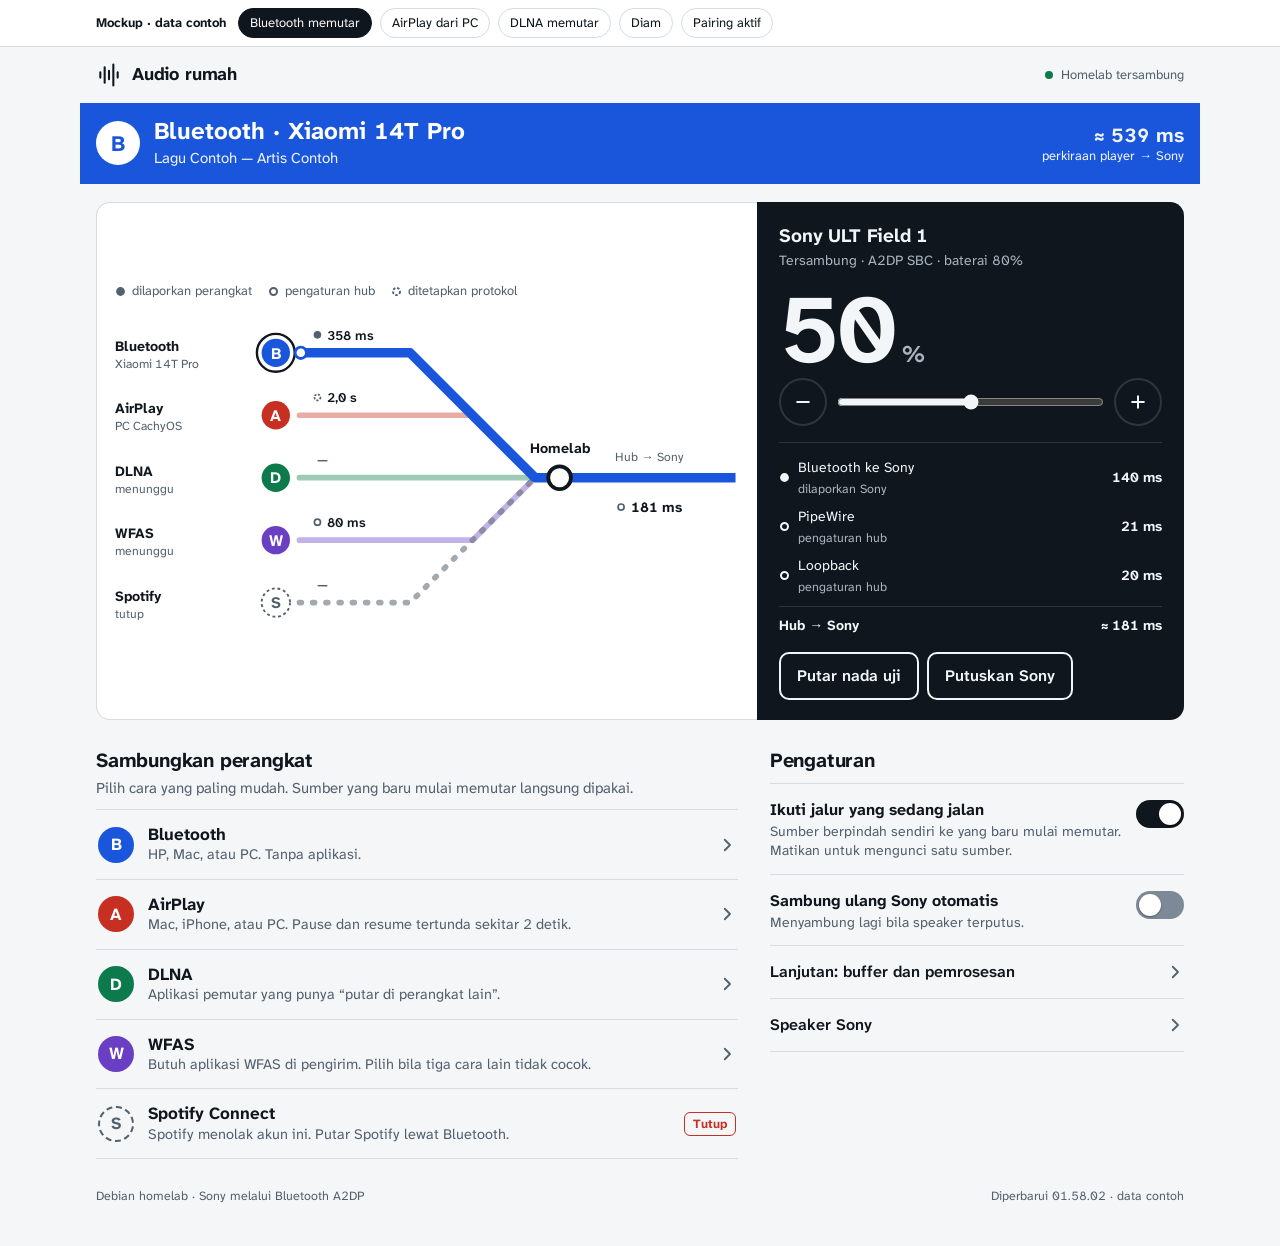
<file: docs/design/mockup.html>
<!doctype html>
<html lang="id">
<head>
<meta charset="utf-8">
<meta name="viewport" content="width=device-width, initial-scale=1">
<title>Audio rumah · Mockup peta jalur</title>
<link rel="icon" href="data:,">
<link rel="preconnect" href="https://fonts.googleapis.com">
<link rel="preconnect" href="https://fonts.gstatic.com" crossorigin>
<link rel="stylesheet" href="https://fonts.googleapis.com/css2?family=Atkinson+Hyperlegible+Next:wght@400;600;700&display=swap">
<style>
/* off-state track for switches: 3:1 against the ground */
:root{
  color-scheme:light dark;
  --off:#7d8996;
  --ground:#f4f6f8; --panel:#ffffff; --ink:#10161d; --muted:#53606d; --rule:#d5dce3;
  --bt:#1a56db; --ap:#c62f21; --dl:#0d7a4b; --wf:#6a3fc4; --sp:#66717e; --idle:#2b343d;
  --on-line:#ffffff; --term:#10161d; --term-ink:#f3f6f9; --term-muted:#a9b4bf; --term-rule:#2c3640;
  --focus:#1a56db; --radius:14px;
  --ease:cubic-bezier(.2,.7,.2,1);
}
@media (prefers-color-scheme:dark){
  :root{
    --ground:#0d1116; --panel:#151b22; --ink:#eaf0f6; --muted:#9aa6b3; --rule:#2a333d;
    --bt:#7aa5ff; --ap:#ff8b7c; --dl:#4fdba4; --wf:#b39dff; --sp:#98a4b1; --idle:#252d36;
    --on-line:#0b0f14; --term:#e9eef3; --term-ink:#10161d; --term-muted:#4a5663; --term-rule:#c3ccd5;
    --focus:#9bbcff; --off:#6b7885;
  }
}
*{box-sizing:border-box}
html{-webkit-text-size-adjust:100%}
body{margin:0;background:var(--ground);color:var(--ink);font:16px/1.5 "Atkinson Hyperlegible Next","Segoe UI","Helvetica Neue",Arial,sans-serif;font-variant-numeric:tabular-nums;scrollbar-color:var(--rule) transparent}
::selection{background:var(--ink);color:var(--ground)}
:focus-visible{outline:3px solid var(--focus);outline-offset:3px;border-radius:6px}
button,input,select{font:inherit;color:inherit}
button{cursor:pointer}
.wrap{max-width:1120px;margin:0 auto;padding:0 16px}
.sr{position:absolute;width:1px;height:1px;overflow:hidden;clip:rect(0 0 0 0);white-space:nowrap}

/* toolbar of the mockup itself: not part of the design */
.mockbar{background:var(--panel);border-bottom:1px solid var(--rule);font-size:13px}
.mockbar .wrap{display:flex;flex-wrap:wrap;gap:6px 8px;align-items:center;padding-top:8px;padding-bottom:8px}
.mockbar b{margin-right:4px}
.mockbar button{border:1px solid var(--rule);background:transparent;border-radius:999px;padding:4px 11px;font-size:13px}
.mockbar button[aria-pressed=true]{background:var(--ink);color:var(--ground);border-color:var(--ink)}

header.top{display:flex;align-items:center;justify-content:space-between;height:56px}
.brand{display:flex;align-items:center;gap:10px;font-weight:700;font-size:18px;letter-spacing:-.01em}
.brand svg{width:26px;height:26px;stroke:currentColor;stroke-width:2.4;stroke-linecap:round;fill:none}
.hubstate{display:flex;align-items:center;gap:8px;font-size:13px;color:var(--muted)}
.hubstate i{width:8px;height:8px;border-radius:50%;background:var(--dl);display:block}

/* sign band: the status, always on top */
.band{position:sticky;top:0;z-index:5;margin:0 -16px;padding:14px 16px;background:var(--band,var(--idle));color:var(--on-band,#fff);transition:background .5s var(--ease)}
.band .row{display:flex;gap:14px;align-items:center;max-width:1088px;margin:0 auto}
.roundel{flex:none;width:44px;height:44px;border-radius:50%;display:grid;place-items:center;font-weight:700;font-size:22px;background:var(--on-band,#fff);color:var(--band,var(--idle))}
.band .msg{min-width:0;flex:1}
.band h1{margin:0;font-size:clamp(19px,4.6vw,24px);line-height:1.2;font-weight:700;overflow-wrap:anywhere}
.band p{margin:2px 0 0;font-size:15px;opacity:.94;overflow-wrap:anywhere}
.band .meta{flex:none;text-align:right;font-size:13px;line-height:1.3;opacity:.94}
.band .meta strong{display:block;font-size:20px;font-weight:700}
.band .mtot{display:none;font-size:14px;font-weight:600}
@media(max-width:560px){.band .meta{display:none}.band .mtot{display:block}}
.band .count{font-weight:700;font-size:20px}
.bar{height:6px;border-radius:3px;background:color-mix(in srgb,var(--on-band,#fff) 28%,transparent);margin-top:8px;overflow:hidden}
.bar i{display:block;height:100%;width:100%;background:var(--on-band,#fff);transform-origin:left;transition:transform .5s linear}

main{padding-top:18px;padding-bottom:40px;display:grid;gap:28px}
.stage{display:grid;gap:0}
@media(min-width:900px){.stage{grid-template-columns:minmax(0,1.55fr) minmax(300px,1fr);align-items:stretch}}
h2{margin:0 0 4px;font-size:20px;letter-spacing:-.01em;line-height:1.25;text-wrap:balance}

.map{background:var(--panel);border:1px solid var(--rule);border-bottom:0;border-radius:var(--radius) var(--radius) 0 0;padding:14px 16px 0;min-width:0;display:flex;flex-direction:column}
@media(min-width:900px){.map{border:1px solid var(--rule);border-right:0;border-radius:var(--radius) 0 0 var(--radius);padding:18px 18px 18px;justify-content:center}}
.map svg{display:block;width:100%;height:auto;overflow:visible}
.map text{font-family:inherit}
.legend{display:flex;flex-wrap:wrap;gap:4px 16px;margin:0 0 14px;font-size:13px;color:var(--muted)}
.legend span{display:inline-flex;align-items:center;gap:6px}
.legend svg{width:11px;height:11px}
.line{transition:opacity .5s var(--ease),stroke-width .5s var(--ease)}
.trunk{transition:stroke .5s var(--ease)}

/* terminus: the speaker, with volume as the monumental number */
.terminus{background:var(--term);color:var(--term-ink);border-radius:0 0 var(--radius) var(--radius);padding:20px 18px 18px}
@media(min-width:900px){.terminus{border-radius:0 var(--radius) var(--radius) 0;padding:22px 22px 20px}}
.terminus h2{font-size:19px;margin:0}
.terminus .sub{margin:2px 0 0;color:var(--term-muted);font-size:14px}
.vol{display:flex;align-items:baseline;gap:6px;margin:14px 0 2px}
.vol output{font-size:clamp(64px,17vw,96px);font-weight:700;line-height:.95;letter-spacing:-.03em}
.vol span{font-size:24px;font-weight:600;color:var(--term-muted)}
.volrow{display:flex;align-items:center;gap:10px}
.volrow input[type=range]{flex:1;accent-color:var(--term-ink);height:44px;margin:0;min-width:0}
.step{flex:none;width:48px;height:48px;border-radius:50%;border:2px solid var(--term-rule);background:transparent;display:grid;place-items:center}
.step svg{width:20px;height:20px;stroke:currentColor;stroke-width:2.4;stroke-linecap:round;fill:none}
.step:hover{border-color:var(--term-ink)}
.hops{list-style:none;margin:16px 0 0;padding:14px 0 0;border-top:1px solid var(--term-rule);display:grid;gap:7px;font-size:14px}
.hops li{display:flex;align-items:center;gap:8px}
.hops svg{width:11px;height:11px;flex:none}
.hops .n{margin-left:auto;font-weight:700}
.hops .note{color:var(--term-muted);font-size:12.5px}
.hops .total{border-top:1px solid var(--term-rule);padding-top:8px;margin-top:2px;font-weight:700}
.acts{display:flex;flex-wrap:wrap;gap:8px;margin-top:16px}
.btn{border:2px solid var(--ink);background:var(--ink);color:var(--ground);border-radius:10px;padding:10px 16px;font-weight:600;min-height:44px}
.btn:hover{filter:brightness(1.15)}
.btn.ghost{background:transparent;color:inherit}
.terminus .btn{border-color:var(--term-ink);background:transparent;color:var(--term-ink)}
.terminus .btn:hover{background:var(--term-ink);color:var(--term)}

/* below: how to board, and settings */
.below{display:grid;gap:28px}
@media(min-width:900px){.below{grid-template-columns:minmax(0,1.55fr) minmax(300px,1fr);gap:32px}}
.board{list-style:none;margin:10px 0 0;padding:0;border-top:1px solid var(--rule)}
.board>li{border-bottom:1px solid var(--rule)}
.board summary,.board .closed{display:flex;align-items:center;gap:14px;padding:14px 2px;min-height:64px;list-style:none;cursor:pointer}
.board summary::-webkit-details-marker{display:none}
.board .closed{cursor:default}
.badge{flex:none;width:36px;height:36px;border-radius:50%;display:grid;place-items:center;font-weight:700;font-size:17px;background:var(--c);color:var(--on-line)}
.badge.off{background:transparent;color:var(--muted);border:2px dashed var(--muted)}
.board .t{min-width:0;flex:1}
.board .t strong{display:block;font-size:17px;line-height:1.25}
.board .t span{display:block;color:var(--muted);font-size:14.5px;line-height:1.35}
.tag{flex:none;font-size:12.5px;font-weight:700;border-radius:6px;padding:2px 8px;border:1.5px solid currentColor}
.tag.shut{color:var(--ap)}
.chev{flex:none;width:18px;height:18px;stroke:var(--muted);stroke-width:2.4;fill:none;stroke-linecap:round;stroke-linejoin:round;transition:transform .3s var(--ease)}
details[open]>summary .chev{transform:rotate(90deg)}
.how{padding:0 2px 18px 52px;max-width:62ch}
.how ol{margin:0 0 12px;padding-left:20px;display:grid;gap:4px}
.how p{margin:0 0 10px;color:var(--muted);font-size:14.5px}
.field{display:flex;gap:8px;max-width:360px}
.field input[type=text]{flex:1;min-width:0;border:2px solid var(--rule);border-radius:10px;padding:9px 12px;background:var(--panel);min-height:44px}

.set{display:grid;gap:0;margin-top:10px;border-top:1px solid var(--rule)}
.set label.row{display:flex;align-items:flex-start;justify-content:space-between;gap:14px;padding:14px 0;border-bottom:1px solid var(--rule)}
.set .tx strong{display:block;font-size:16px}
.set .tx span{display:block;color:var(--muted);font-size:14px;line-height:1.35}
.switch{flex:none;appearance:none;width:48px;height:28px;border-radius:14px;background:var(--off,#7d8996);position:relative;margin:2px 0 0;transition:background .3s var(--ease);cursor:pointer}
.switch::after{content:"";position:absolute;top:3px;left:3px;width:22px;height:22px;border-radius:50%;background:var(--panel);box-shadow:0 1px 2px rgba(0,0,0,.35);transition:transform .3s var(--ease)}
.switch:checked{background:var(--ink)}
.switch:checked::after{transform:translateX(20px)}
details.adv{border-bottom:1px solid var(--rule)}
details.adv summary{padding:14px 0;cursor:pointer;display:flex;align-items:center;justify-content:space-between;gap:12px;list-style:none;font-weight:600;min-height:52px}
details.adv summary::-webkit-details-marker{display:none}
details.adv[open] .chev{transform:rotate(90deg)}
.adv .in{padding:0 0 16px;display:grid;gap:12px;color:var(--muted);font-size:14.5px}
.adv input[type=range]{width:100%;accent-color:var(--ink)}
.adv select{width:100%;border:2px solid var(--rule);border-radius:10px;padding:9px 12px;background:var(--panel);min-height:44px}
footer{color:var(--muted);font-size:12.5px;display:flex;justify-content:space-between;gap:12px;flex-wrap:wrap}
@media(prefers-reduced-motion:reduce){*{transition:none!important;animation:none!important}}
</style>
</head>
<body>
<!--
THESIS: Status first, as a transit line map: every way in is a coloured line with its own letter roundel, all meeting at one interchange (Homelab) and ending at one terminus (Sony). Refuses the card-grid dashboard with a settings wall.
OWN-WORLD: KRL/MRT line diagram and station signage. White paper ground, flat saturated line colours, 45-degree funnels, letter roundels, one black terminus panel, black/white sign buttons. Closed routes stay drawn, dashed, marked "Tutup".
STORY: In a second you know what plays, over which line, with what hop times and where each number comes from. Volume is the monumental number. How to board lives below, settings lower still.
FIRST VIEWPORT: Sticky sign band in the active line colour; below it the map (vertical on phone, horizontal on desktop) feeding the black Sony terminus whose volume numeral and slider sit inside the first screen.
FORM: Transit line map, assigned candidate 3 of 7 (seed bef89c0d); airport-sign raise: monumental numeral and closed routes kept visible.
FINISH: unreviewed and undocumented is unfinished; this build ends with the finish review, the verdict, DESIGN.md, and every shipping raster carrying its provenance
-->

<div class="mockbar"><div class="wrap" role="group" aria-label="Contoh keadaan">
  <b>Mockup · data contoh</b>
  <button type="button" data-scene="bluetooth" aria-pressed="true">Bluetooth memutar</button>
  <button type="button" data-scene="airplay" aria-pressed="false">AirPlay dari PC</button>
  <button type="button" data-scene="dlna" aria-pressed="false">DLNA memutar</button>
  <button type="button" data-scene="idle" aria-pressed="false">Diam</button>
  <button type="button" data-scene="pairing" aria-pressed="false">Pairing aktif</button>
</div></div>

<div class="wrap">
  <header class="top">
    <div class="brand"><svg viewBox="0 0 30 30" aria-hidden="true"><path d="M5 12v6m5-12v18m5-14v10m5-17v24m5-15v6"/></svg>Audio rumah</div>
    <div class="hubstate"><i></i>Homelab tersambung</div>
  </header>

  <div class="band" id="band" role="status" aria-live="polite"></div>

  <main>
    <section class="stage" aria-labelledby="peta">
      <div class="map">
        <h2 id="peta" class="sr">Peta jalur audio</h2>
        <div class="legend" aria-label="Arti tanda angka">
          <span><svg viewBox="0 0 10 10" aria-hidden="true"><circle cx="5" cy="5" r="4" fill="currentColor"/></svg>dilaporkan perangkat</span>
          <span><svg viewBox="0 0 10 10" aria-hidden="true"><circle cx="5" cy="5" r="3.2" fill="none" stroke="currentColor" stroke-width="1.8"/></svg>pengaturan hub</span>
          <span><svg viewBox="0 0 10 10" aria-hidden="true"><circle cx="5" cy="5" r="3.2" fill="none" stroke="currentColor" stroke-width="1.8" stroke-dasharray="2.2 1.6"/></svg>ditetapkan protokol</span>
        </div>
        <div id="mapbox"></div>
      </div>
      <aside class="terminus" aria-labelledby="sony">
        <h2 id="sony">Sony ULT Field 1</h2>
        <p class="sub">Tersambung · A2DP SBC · baterai 80%</p>
        <div class="vol"><output id="volnum" for="vol" aria-live="off">50</output><span>%</span></div>
        <div class="volrow">
          <button class="step" type="button" id="down" aria-label="Kurangi volume"><svg viewBox="0 0 24 24" aria-hidden="true"><path d="M5 12h14"/></svg></button>
          <input id="vol" type="range" min="0" max="100" value="50" aria-label="Volume speaker">
          <button class="step" type="button" id="up" aria-label="Tambah volume"><svg viewBox="0 0 24 24" aria-hidden="true"><path d="M5 12h14M12 5v14"/></svg></button>
        </div>
        <ul class="hops" id="hops"></ul>
        <div class="acts"><button class="btn" type="button">Putar nada uji</button><button class="btn" type="button">Putuskan Sony</button></div>
      </aside>
    </section>

    <div class="below">
      <section aria-labelledby="naik">
        <h2 id="naik">Sambungkan perangkat</h2>
        <p style="margin:0;color:var(--muted);font-size:15px">Pilih cara yang paling mudah. Sumber yang baru mulai memutar langsung dipakai.</p>
        <ul class="board" id="board"></ul>
      </section>

      <section aria-labelledby="atur">
        <h2 id="atur">Pengaturan</h2>
        <div class="set">
          <label class="row"><span class="tx"><strong>Ikuti jalur yang sedang jalan</strong><span>Sumber berpindah sendiri ke yang baru mulai memutar. Matikan untuk mengunci satu sumber.</span></span><input class="switch" type="checkbox" checked role="switch"></label>
          <label class="row"><span class="tx"><strong>Sambung ulang Sony otomatis</strong><span>Menyambung lagi bila speaker terputus.</span></span><input class="switch" type="checkbox" role="switch"></label>
          <details class="adv"><summary>Lanjutan: buffer dan pemrosesan<svg class="chev" viewBox="0 0 24 24" aria-hidden="true"><path d="M9 5l7 7-7 7"/></svg></summary>
            <div class="in">
              <label>Buffer jaringan WFAS: <strong id="bufv" style="color:var(--ink)">80 ms</strong><input id="buf" type="range" min="20" max="250" step="10" value="80"></label>
              <label>Blok pemrosesan audio<select><option>256 sampel · 5,3 ms</option><option>512 sampel · 10,7 ms</option><option selected>1024 sampel · 21,3 ms</option><option>2048 sampel · 42,7 ms</option></select></label>
              <p style="margin:0">Blok kecil menghemat puluhan milidetik tetapi lebih mudah putus-putus.</p>
            </div>
          </details>
          <details class="adv"><summary>Speaker Sony<svg class="chev" viewBox="0 0 24 24" aria-hidden="true"><path d="M9 5l7 7-7 7"/></svg></summary>
            <div class="in"><p style="margin:0">Pairing ulang diperlukan hanya bila Sony tidak mau tersambung. Nyalakan mode pairing di speaker lebih dulu.</p><div><button class="btn ghost" type="button">Pairing ulang Sony</button></div></div>
          </details>
        </div>
      </section>
    </div>

    <footer><span>Debian homelab · Sony melalui Bluetooth A2DP</span><span>Diperbarui 01.58.02 · data contoh</span></footer>
  </main>
</div>

<script>
const LINES=[
  {id:'bluetooth',name:'Bluetooth',badge:'B',v:'--bt'},
  {id:'airplay',name:'AirPlay',badge:'A',v:'--ap'},
  {id:'dlna',name:'DLNA',badge:'D',v:'--dl'},
  {id:'wfas',name:'WFAS',badge:'W',v:'--wf'},
  {id:'spotify',name:'Spotify',badge:'S',v:'--sp',closed:true}
];
const INPUT={bluetooth:{ms:358,kind:'reported'},airplay:{ms:2000,kind:'protocol'},dlna:{ms:null},wfas:{ms:80,kind:'setting'},spotify:{ms:null}};
const HOPS=[['Bluetooth ke Sony',140,'reported','dilaporkan Sony'],['PipeWire',21,'setting','pengaturan hub'],['Loopback',20,'setting','pengaturan hub']];
const OUTMS=HOPS.reduce((a,h)=>a+h[1],0);
const SCENES={
  bluetooth:{active:'bluetooth',devices:{bluetooth:'Xiaomi 14T Pro',airplay:'PC CachyOS'},track:{title:'Lagu Contoh',artist:'Artis Contoh',album:'Album Contoh'},volume:50},
  airplay:{active:'airplay',devices:{airplay:'PC CachyOS'},track:null,volume:50},
  dlna:{active:'dlna',devices:{dlna:'Pemutar DLNA'},track:{title:'Episode Contoh',artist:'Podcast Contoh'},volume:35},
  idle:{active:null,devices:{bluetooth:'Xiaomi 14T Pro'},track:null,volume:50},
  pairing:{active:null,pairing:102,devices:{},track:null,volume:50}
};
let scene='bluetooth';
const $=id=>document.getElementById(id);
const fmt=ms=>ms==null?'tidak diketahui':ms>=1000?(ms/1000).toFixed(1).replace('.',',')+' s':ms+' ms';
const mono=(s,n)=>s.length>n?s.slice(0,n-1)+'…':s;
const glyph=(kind,x,y,c)=>{
  const a=`cx="${x}" cy="${y}" r="`;
  if(kind==='reported')return `<circle ${a}4" fill="${c}"/>`;
  if(kind==='setting')return `<circle ${a}3.2" fill="none" stroke="${c}" stroke-width="1.8"/>`;
  return `<circle ${a}3.2" fill="none" stroke="${c}" stroke-width="1.8" stroke-dasharray="2.2 1.6"/>`;
};
function mapSvg(S,vertical){
  const act=S.active,ink='var(--ink)',muted='var(--muted)';
  const activeLine=LINES.find(l=>l.id===act);
  const order=LINES.filter(l=>l.id!==act).concat(activeLine?[activeLine]:[]);
  const col=l=>`var(${l.v})`;
  const lineW=l=>l.id===act?10:6;
  const op=l=>l.id===act?1:(l.closed?.6:.4);
  const dash=l=>l.closed?' stroke-dasharray="2 12"':'';
  const stat=l=>S.devices[l.id]?mono(S.devices[l.id],vertical?11:24):(l.closed?'tutup':'menunggu');
  const roundel=(l,x,y)=>{
    const ring=l.id===act?`<circle cx="${x}" cy="${y}" r="20" fill="none" stroke="${ink}" stroke-width="2.5"/>`:'';
    const fill=l.closed?'var(--panel)':col(l);
    const edge=l.closed?` stroke="${muted}" stroke-width="2" stroke-dasharray="3 3"`:'';
    return `${ring}<circle cx="${x}" cy="${y}" r="15" fill="${fill}"${edge}/><text x="${x}" y="${y+6}" text-anchor="middle" font-size="17" font-weight="700" fill="${l.closed?muted:'var(--on-line)'}">${l.badge}</text>`;
  };
  const lat=(l,x,y,anchor)=>{
    const i=INPUT[l.id],t=i.ms==null?'—':fmt(i.ms),w=t.length*7.4;
    if(i.ms==null)return `<text x="${x}" y="${y}" text-anchor="${anchor}" font-size="14" font-weight="600" fill="${muted}">${t}</text>`;
    const gx=anchor==='middle'?x-w/2-8:x,tx=anchor==='middle'?x+6:x+10;
    return `${glyph(i.kind,gx,y-5,muted)}<text x="${tx}" y="${y}" text-anchor="${anchor==='middle'?'middle':'start'}" font-size="14" font-weight="600" fill="${ink}">${t}</text>`;
  };
  const hub=(x,y)=>`<circle cx="${x}" cy="${y}" r="12" fill="var(--panel)" stroke="${ink}" stroke-width="4"/>`;
  const trunkStroke=activeLine?`var(${activeLine.v})`:'var(--rule)';
  let out='',W,H,train='';
  if(vertical){
    W=358;H=340;const xs=[36,107.5,179,250.5,322],hx=179,hubY=272;
    LINES.forEach((l,i)=>{const dx=Math.abs(xs[i]-hx);l._d=`M${xs[i]},93 V${hubY-dx} L${hx},${hubY}`;});
    order.forEach(l=>{out+=`<path class="line" d="${l._d}" fill="none" stroke="${col(l)}" stroke-width="${lineW(l)}" stroke-linecap="round" stroke-linejoin="round" opacity="${op(l)}"${dash(l)}/>`;});
    out+=`<path class="trunk" d="M${hx},${hubY} V${H}" fill="none" stroke="${trunkStroke}" stroke-width="10"/>`;
    LINES.forEach((l,i)=>{
      const x=xs[i];
      out+=`<text x="${x}" y="15" text-anchor="middle" font-size="13" font-weight="700" fill="${ink}">${l.name}</text>`;
      out+=`<text x="${x}" y="31" text-anchor="middle" font-size="11.5" fill="${muted}">${stat(l)}</text>`;
      out+=lat(l,x,52,'middle')+roundel(l,x,76);
    });
    out+=hub(hx,hubY);
    out+=`<text x="${hx+20}" y="${hubY-4}" font-size="14" font-weight="700" fill="${ink}">Homelab</text>`;
    out+=`<text x="${hx+20}" y="${hubY+32}" font-size="12.5" fill="${muted}">Hub → Sony</text>`;
    out+=glyph('setting',hx+25,hubY+50,muted)+`<text x="${hx+34}" y="${hubY+55}" font-size="14" font-weight="700" fill="${ink}">${OUTMS} ms</text>`;
    if(activeLine)train=activeLine._d+` V${H}`;
  }else{
    W=660;H=344;const hubX=470,ymid=172,ys=LINES.map((_,i)=>40+i*66);
    LINES.forEach((l,i)=>{const y=ys[i],dy=Math.abs(y-ymid);l._d=`M195,${y} H${hubX-26-dy} L${hubX-26},${ymid} H${hubX}`;});
    order.forEach(l=>{out+=`<path class="line" d="${l._d}" fill="none" stroke="${col(l)}" stroke-width="${lineW(l)}" stroke-linecap="round" stroke-linejoin="round" opacity="${op(l)}"${dash(l)}/>`;});
    out+=`<path class="trunk" d="M${hubX},${ymid} H${W-4}" fill="none" stroke="${trunkStroke}" stroke-width="10"/>`;
    LINES.forEach((l,i)=>{
      const y=ys[i];
      out+=`<text x="0" y="${y-2}" font-size="15" font-weight="700" fill="${ink}">${l.name}</text>`;
      out+=`<text x="0" y="${y+16}" font-size="13" fill="${muted}">${stat(l)}</text>`;
      out+=roundel(l,170,y)+lat(l,214,y-14,'start');
    });
    out+=hub(hubX,ymid);
    out+=`<text x="${hubX}" y="${ymid-26}" text-anchor="middle" font-size="15" font-weight="700" fill="${ink}">Homelab</text>`;
    out+=`<text x="565" y="${ymid-18}" text-anchor="middle" font-size="13" fill="${muted}">Hub → Sony</text>`;
    out+=glyph('setting',565-30,ymid+31,muted)+`<text x="${565-20}" y="${ymid+36}" font-size="15" font-weight="700" fill="${ink}">${OUTMS} ms</text>`;
    if(activeLine)train=activeLine._d+` H${W-4}`;
  }
  return {svg:`<svg viewBox="0 0 ${W} ${H}" role="img" aria-label="${ariaMap(S)}">${out}${trainDot(act,train,vertical)}</svg>`};
}
function trainDot(act,path,vertical){
  if(!act||!path||matchMedia('(prefers-reduced-motion: reduce)').matches)return '';
  const l=LINES.find(x=>x.id===act);
  return `<circle r="6" fill="var(--panel)" stroke="var(${l.v})" stroke-width="3"><animateMotion dur="${vertical?5:6}s" repeatCount="indefinite" path="${path}" keyPoints="0;1" keyTimes="0;1" calcMode="linear"/></circle>`;
}
function ariaMap(S){
  if(!S.active)return 'Peta jalur audio: tidak ada jalur yang aktif. Semua jalur bertemu di Homelab lalu menuju Sony.';
  const l=LINES.find(x=>x.id===S.active);
  return `Peta jalur audio: jalur ${l.name} aktif, dari ${S.devices[l.id]||'perangkat'} melalui Homelab ke Sony.`;
}
function renderBand(S){
  const b=$('band');
  if(S.pairing){
    b.style.setProperty('--band','var(--bt)');b.style.setProperty('--on-band','var(--on-line)');
    const m=Math.floor(S.pairing/60),s=String(S.pairing%60).padStart(2,'0');
    b.innerHTML=`<div class="row"><div class="roundel" aria-hidden="true">B</div><div class="msg"><h1>Mode pairing aktif · <span class="count">0${m}:${s}</span></h1><p>Di perangkat, buka Bluetooth lalu pilih “Homelab Audio”.</p><div class="bar" aria-hidden="true"><i style="transform:scaleX(${(S.pairing/120).toFixed(3)})"></i></div></div></div>`;
    return;
  }
  if(!S.active){
    b.style.setProperty('--band','var(--idle)');b.style.setProperty('--on-band','#fff');
    b.innerHTML=`<div class="row"><div class="roundel" aria-hidden="true" style="opacity:.35">·</div><div class="msg"><h1>Tidak ada yang memutar</h1><p>Sony siaga dan bisa tidur. Mulai putar dari perangkat mana pun.</p></div></div>`;
    return;
  }
  const l=LINES.find(x=>x.id===S.active);
  b.style.setProperty('--band',`var(${l.v})`);b.style.setProperty('--on-band','var(--on-line)');
  const dev=S.devices[l.id]||'',tr=S.track;
  const second=tr?`${tr.title}${tr.artist?' — '+tr.artist:''}`:'Judul tidak dikirim oleh pengirim';
  const inp=INPUT[l.id].ms,total=inp==null?null:inp+OUTMS;
  b.innerHTML=`<div class="row"><div class="roundel" aria-hidden="true">${l.badge}</div><div class="msg"><h1>${l.name} · ${dev}</h1><p>${second}</p><p class="mtot">${total==null?'':'≈ '+fmt(total)+' player → Sony'}</p></div><div class="meta"><strong>${total==null?'—':'≈ '+fmt(total)}</strong>perkiraan player → Sony</div></div>`;
}
function renderMap(S){
  const v=!matchMedia('(min-width:900px)').matches;
  $('mapbox').innerHTML=mapSvg(S,v).svg;
}
function renderHops(S){
  const dot=k=>`<svg viewBox="0 0 10 10" aria-hidden="true">${glyph(k,5,5,'currentColor').replace(/r="4"/,'r="4"')}</svg>`;
  $('hops').innerHTML=HOPS.map(h=>`<li>${dot(h[2])}<span>${h[0]}<br><span class="note">${h[3]}</span></span><span class="n">${h[1]} ms</span></li>`).join('')+`<li class="total"><span>Hub → Sony</span><span class="n">≈ ${OUTMS} ms</span></li>`;
}
function renderBoard(S){
  const how={
    bluetooth:{d:'HP, Mac, atau PC. Tanpa aplikasi.',body:`<ol><li>Tekan <strong>Pasangkan perangkat baru</strong>.</li><li>Di perangkat, buka Bluetooth lalu pilih “Homelab Audio”.</li><li>Pilih sebagai output suara.</li></ol><p>Tidak ada jeda 2 detik seperti AirPlay, tetapi ada dua lompatan Bluetooth sehingga delay lebih besar.</p><button class="btn" type="button">Pasangkan perangkat baru</button>`},
    airplay:{d:'Mac, iPhone, atau PC. Pause dan resume tertunda sekitar 2 detik.',body:`<ol><li>Mac: Control Center → Sound.</li><li>Pilih “Homelab Sony”.</li></ol><p>Cocok untuk musik. Untuk video, pakai Bluetooth.</p>`},
    dlna:{d:'Aplikasi pemutar yang punya “putar di perangkat lain”.',body:`<p>VLC, BubbleUPnP, atau Jellyfin akan menampilkan “Homelab Audio”. DLNA memutar berkas atau tautan media, bukan seluruh suara perangkat.</p>`},
    wfas:{d:'Butuh aplikasi WFAS di pengirim. Pilih bila tiga cara lain tidak cocok.',body:`<p>Jalankan WFAS dalam mode Send / Server di pengirim, lalu masukkan alamatnya. Setelah <strong>Dengarkan</strong> aktif, hub tersambung sendiri tiap pengirim menyala.</p><div class="field"><input type="text" inputmode="decimal" placeholder="192.168.8.245" aria-label="IP perangkat pengirim"><button class="btn" type="button">Dengarkan</button></div>`}
  };
  $('board').innerHTML=LINES.map(l=>{
    const c=`style="--c:var(${l.v})"`;
    if(l.closed)return `<li><div class="closed"><span class="badge off" aria-hidden="true">S</span><span class="t"><strong>Spotify Connect</strong><span>Spotify menolak akun ini. Putar Spotify lewat Bluetooth.</span></span><span class="tag shut">Tutup</span></div></li>`;
    const h=how[l.id],open=(S.pairing&&l.id==='bluetooth')?' open':'';
    return `<li><details${open}><summary><span class="badge" ${c} aria-hidden="true">${l.badge}</span><span class="t"><strong>${l.name}</strong><span>${h.d}</span></span><svg class="chev" viewBox="0 0 24 24" aria-hidden="true"><path d="M9 5l7 7-7 7"/></svg></summary><div class="how">${h.body}</div></details></li>`;
  }).join('');
}
let S=SCENES.bluetooth;
function render(){
  S=SCENES[scene];
  renderBand(S);renderMap(S);renderHops(S);renderBoard(S);
  $('vol').value=S.volume;$('volnum').textContent=S.volume;
  document.querySelectorAll('.mockbar button').forEach(b=>b.setAttribute('aria-pressed',String(b.dataset.scene===scene)));
}
document.querySelectorAll('.mockbar button').forEach(b=>b.onclick=()=>{scene=b.dataset.scene;render()});
$('vol').oninput=e=>$('volnum').textContent=e.target.value;
$('down').onclick=()=>{const v=$('vol');v.value=Math.max(0,+v.value-5);$('volnum').textContent=v.value};
$('up').onclick=()=>{const v=$('vol');v.value=Math.min(100,+v.value+5);$('volnum').textContent=v.value};
$('buf').oninput=e=>$('bufv').textContent=e.target.value+' ms';
matchMedia('(min-width:900px)').addEventListener('change',render);
render();
</script>
</body>
</html>
</file>
